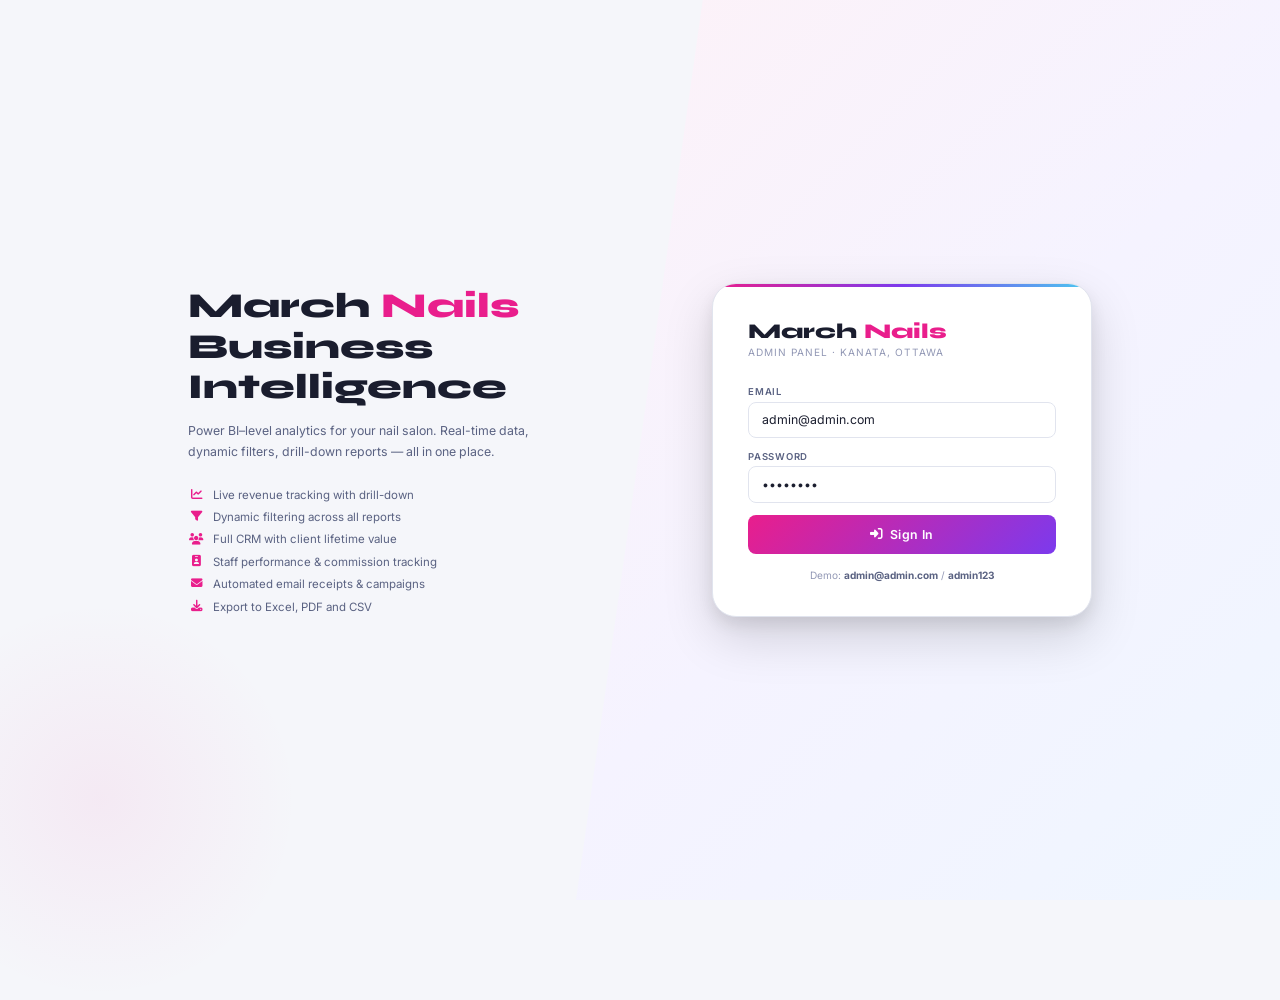
<file: index.html>
<!DOCTYPE html>
<html lang="en">
<head>
<meta charset="UTF-8">
<meta name="viewport" content="width=device-width, initial-scale=1.0">
<title>March Nails — Login</title>
<link href="https://fonts.googleapis.com/css2?family=Syne:wght@500;600;700;800&family=Inter:wght@300;400;500;600&display=swap" rel="stylesheet">
<link rel="stylesheet" href="https://cdnjs.cloudflare.com/ajax/libs/font-awesome/6.5.0/css/all.min.css">
<link rel="stylesheet" href="css/core.css">
<link rel="stylesheet" href="css/components.css">
<style>
body { display: flex; align-items: center; justify-content: center; min-height: 100vh; position: relative; overflow: hidden; }
body::before {
  content: '';
  position: absolute; top: 0; right: 0;
  width: 55%; height: 100%;
  background: linear-gradient(135deg, #FDF2F8 0%, #F5F3FF 50%, #EFF6FF 100%);
  clip-path: polygon(18% 0, 100% 0, 100% 100%, 0% 100%);
}
body::after {
  content: '';
  position: absolute; bottom: -100px; left: -100px;
  width: 400px; height: 400px;
  border-radius: 50%;
  background: radial-gradient(circle, rgba(233,30,140,.06) 0%, transparent 70%);
}
.login-wrap {
  position: relative; z-index: 1;
  display: flex; align-items: center; gap: 5rem;
  max-width: 960px; width: 100%; padding: 2rem;
}
.login-left { flex: 1; }
.login-tagline {
  font-family: var(--fontd); font-size: 2.5rem; font-weight: 800;
  color: var(--text); line-height: 1.15; margin-bottom: 1rem;
}
.login-tagline span { color: var(--pink); }
.login-desc { font-size: .88rem; color: var(--text2); line-height: 1.7; max-width: 360px; }
.login-features { margin-top: 1.75rem; display: flex; flex-direction: column; gap: .6rem; }
.login-feature {
  display: flex; align-items: center; gap: .65rem;
  font-size: .82rem; color: var(--text2);
}
.login-feature i { color: var(--pink); width: 16px; text-align: center; }
.login-card {
  background: var(--white);
  border: 1px solid var(--border);
  border-radius: var(--r-2xl);
  padding: 2.5rem;
  width: 380px; flex-shrink: 0;
  box-shadow: var(--sh-xl);
  position: relative; overflow: hidden;
}
.login-card::before {
  content: '';
  position: absolute; top: 0; left: 0; right: 0; height: 3px;
  background: linear-gradient(90deg, var(--pink), var(--violet), #4CC9F0);
}
.login-logo { font-family: var(--fontd); font-size: 1.5rem; font-weight: 800; margin-bottom: .2rem; }
.login-logo span { color: var(--pink); }
.login-sub { font-size: .72rem; color: var(--text3); letter-spacing: .1em; text-transform: uppercase; margin-bottom: 2rem; }
.login-label {
  display: block; font-size: .68rem; font-weight: 600;
  color: var(--text2); letter-spacing: .08em;
  text-transform: uppercase; margin-bottom: .3rem;
}
.login-input {
  width: 100%; padding: .7rem .9rem;
  border: 1.5px solid var(--border); border-radius: var(--r-sm);
  font-size: .88rem; color: var(--text); background: var(--white);
  outline: none; font-family: var(--font);
  transition: border-color .15s, box-shadow .15s;
  margin-bottom: .9rem;
}
.login-input:focus { border-color: var(--pink); box-shadow: 0 0 0 3px rgba(233,30,140,.08); }
.login-btn {
  width: 100%; padding: .85rem;
  background: linear-gradient(135deg, var(--pink), var(--violet));
  color: #fff; border: none; border-radius: var(--r-sm);
  font-size: .88rem; font-weight: 600; cursor: pointer;
  font-family: var(--font); letter-spacing: .04em;
  transition: opacity .15s, transform .1s;
  display: flex; align-items: center; justify-content: center; gap: .5rem;
}
.login-btn:hover { opacity: .9; transform: translateY(-1px); }
.login-btn:active { transform: translateY(0); }
.login-error {
  font-size: .75rem; color: var(--red);
  text-align: center; margin-top: .65rem; display: none;
  padding: .5rem; background: var(--red-bg);
  border: 1px solid var(--red-bd); border-radius: var(--r-sm);
}
.login-demo {
  text-align: center; margin-top: 1.1rem;
  font-size: .72rem; color: var(--text3);
}
.login-demo strong { color: var(--text2); }
@media (max-width: 720px) {
  .login-left { display: none; }
  .login-wrap { justify-content: center; }
  .login-card { width: 100%; max-width: 400px; }
}
</style>
</head>
<body>

<div class="login-wrap">
  <div class="login-left">
    <div class="login-tagline">March <span>Nails</span><br>Business Intelligence</div>
    <div class="login-desc">Power BI–level analytics for your nail salon. Real-time data, dynamic filters, drill-down reports — all in one place.</div>
    <div class="login-features">
      <div class="login-feature"><i class="fa-solid fa-chart-line"></i>Live revenue tracking with drill-down</div>
      <div class="login-feature"><i class="fa-solid fa-filter"></i>Dynamic filtering across all reports</div>
      <div class="login-feature"><i class="fa-solid fa-users"></i>Full CRM with client lifetime value</div>
      <div class="login-feature"><i class="fa-solid fa-id-badge"></i>Staff performance & commission tracking</div>
      <div class="login-feature"><i class="fa-solid fa-envelope"></i>Automated email receipts & campaigns</div>
      <div class="login-feature"><i class="fa-solid fa-download"></i>Export to Excel, PDF and CSV</div>
    </div>
  </div>

  <div class="login-card">
    <div class="login-logo">March <span>Nails</span></div>
    <div class="login-sub">Admin Panel · Kanata, Ottawa</div>
    <label class="login-label">Email</label>
    <input class="login-input" id="l-email" type="email" value="admin@admin.com" placeholder="admin@admin.com">
    <label class="login-label">Password</label>
    <input class="login-input" id="l-pass" type="password" value="admin123" placeholder="••••••••">
    <button class="login-btn" id="login-btn" onclick="doLogin()">
      <i class="fa-solid fa-right-to-bracket"></i>Sign In
    </button>
    <div class="login-error" id="l-err">Incorrect email or password</div>
    <div class="login-demo">Demo: <strong>admin@admin.com</strong> / <strong>admin123</strong></div>
  </div>
</div>

<div id="toast-container"></div>

<script src="js/utils.js"></script>
<script>
var ADMIN_PW = localStorage.getItem('mn_pw') || 'admin123';

document.getElementById('l-pass').addEventListener('keydown', function(e) {
  if (e.key === 'Enter') doLogin();
});

function doLogin() {
  var email = document.getElementById('l-email').value.trim();
  var pass  = document.getElementById('l-pass').value;
  var btn   = document.getElementById('login-btn');
  var err   = document.getElementById('l-err');

  btn.innerHTML = '<div class="spinner" style="width:16px;height:16px;border-width:2px;border-color:rgba(255,255,255,.3);border-top-color:#fff"></div> Signing in…';
  btn.disabled = true;

  setTimeout(function() {
    if (email === 'admin@admin.com' && pass === ADMIN_PW) {
      localStorage.setItem('mn_auth', '1');
      window.location.href = 'dashboard.html';
    } else {
      err.style.display = 'block';
      btn.innerHTML = '<i class="fa-solid fa-right-to-bracket"></i>Sign In';
      btn.disabled = false;
    }
  }, 600);
}

// Already logged in?
if (localStorage.getItem('mn_auth') === '1') {
  window.location.href = 'dashboard.html';
}
</script>
</body>
</html>
</file>
<file: css/core.css>
/* ═══════════════════════════════════════════════
   MARCH NAILS BI — CORE CSS
   ═══════════════════════════════════════════════ */

*, *::before, *::after { box-sizing: border-box; margin: 0; padding: 0; }

:root {
  /* Colors */
  --bg:         #F5F6FA;
  --white:      #FFFFFF;
  --s1:         #F0F1F6;
  --s2:         #E8EAF2;
  --border:     #E1E4EE;
  --border2:    #CDD0E0;

  /* Text */
  --text:       #1A1D2E;
  --text2:      #5A6282;
  --text3:      #9298B5;

  /* Brand */
  --pink:       #E91E8C;
  --pink2:      #C9184A;
  --pink-bg:    #FDF2F8;
  --pink-bd:    #F9A8D4;
  --violet:     #7C3AED;
  --violet-bg:  #F5F3FF;
  --violet-bd:  #C4B5FD;

  /* Status */
  --green:      #059669;
  --green-bg:   #ECFDF5;
  --green-bd:   #6EE7B7;
  --red:        #DC2626;
  --red-bg:     #FEF2F2;
  --red-bd:     #FCA5A5;
  --amber:      #D97706;
  --amber-bg:   #FFFBEB;
  --amber-bd:   #FCD34D;
  --blue:       #2563EB;
  --blue-bg:    #EFF6FF;
  --blue-bd:    #93C5FD;
  --teal:       #0891B2;
  --teal-bg:    #ECFEFF;
  --teal-bd:    #67E8F9;

  /* Typography */
  --font:       'Inter', system-ui, sans-serif;
  --fontd:      'Syne', system-ui, sans-serif;

  /* Shadows */
  --sh-sm:      0 1px 3px rgba(0,0,0,.06), 0 1px 2px rgba(0,0,0,.04);
  --sh-md:      0 4px 12px rgba(0,0,0,.08), 0 2px 4px rgba(0,0,0,.05);
  --sh-lg:      0 10px 30px rgba(0,0,0,.10), 0 4px 8px rgba(0,0,0,.06);
  --sh-xl:      0 20px 50px rgba(0,0,0,.15), 0 8px 16px rgba(0,0,0,.08);

  /* Radii */
  --r-xs:  4px;
  --r-sm:  8px;
  --r:     12px;
  --r-lg:  16px;
  --r-xl:  20px;
  --r-2xl: 24px;

  /* Layout */
  --sidebar-w: 220px;
  --topbar-h:  54px;
}

html { font-size: 14px; -webkit-font-smoothing: antialiased; }
body { font-family: var(--font); background: var(--bg); color: var(--text); min-height: 100vh; }
a { color: inherit; text-decoration: none; }
button { font-family: var(--font); cursor: pointer; border: none; outline: none; }
input, select, textarea { font-family: var(--font); }
img { display: block; max-width: 100%; }

/* Scrollbar */
::-webkit-scrollbar { width: 5px; height: 5px; }
::-webkit-scrollbar-track { background: var(--s1); }
::-webkit-scrollbar-thumb { background: var(--border2); border-radius: 4px; }
::-webkit-scrollbar-thumb:hover { background: var(--text3); }

/* ── APP LAYOUT ── */
.app-layout {
  display: flex;
  height: 100vh;
  overflow: hidden;
}

/* ── SIDEBAR ── */
.sidebar {
  width: var(--sidebar-w);
  flex-shrink: 0;
  background: var(--white);
  border-right: 1px solid var(--border);
  display: flex;
  flex-direction: column;
  height: 100vh;
  overflow: hidden;
  transition: transform .25s ease;
  z-index: 100;
}
.sidebar-brand {
  padding: 1.1rem 1rem .9rem;
  border-bottom: 1px solid var(--border);
  flex-shrink: 0;
}
.brand-name {
  font-family: var(--fontd);
  font-size: 1.05rem;
  font-weight: 800;
  color: var(--text);
  letter-spacing: -.01em;
}
.brand-name span { color: var(--pink); }
.brand-sub {
  font-size: .6rem;
  color: var(--text3);
  text-transform: uppercase;
  letter-spacing: .1em;
  margin-top: 1px;
}
.sidebar-nav { flex: 1; overflow-y: auto; padding: .5rem .6rem; }
.nav-section {
  font-size: .58rem;
  font-weight: 700;
  letter-spacing: .14em;
  text-transform: uppercase;
  color: var(--text3);
  padding: .75rem .5rem .28rem;
}
.nav-item {
  display: flex;
  align-items: center;
  gap: .55rem;
  padding: .55rem .7rem;
  border-radius: var(--r-sm);
  font-size: .8rem;
  font-weight: 500;
  color: var(--text2);
  cursor: pointer;
  transition: all .15s;
  margin-bottom: .05rem;
  user-select: none;
  text-decoration: none;
}
.nav-item:hover { background: var(--s1); color: var(--text); }
.nav-item.active { background: var(--pink-bg); color: var(--pink); font-weight: 600; }
.nav-item.active i { color: var(--pink); }
.nav-item i { width: 16px; text-align: center; font-size: .85rem; flex-shrink: 0; color: var(--text3); }
.nav-badge {
  margin-left: auto;
  background: var(--pink);
  color: #fff;
  font-size: .58rem;
  font-weight: 700;
  padding: .05rem .32rem;
  border-radius: 50px;
  min-width: 16px;
  text-align: center;
}
.nav-badge.amber { background: var(--amber); }
.sidebar-footer {
  padding: .8rem 1rem;
  border-top: 1px solid var(--border);
  flex-shrink: 0;
}
.user-info { display: flex; align-items: center; gap: .6rem; }
.user-avatar {
  width: 30px; height: 30px;
  border-radius: 50%;
  background: linear-gradient(135deg, var(--pink), var(--violet));
  display: flex; align-items: center; justify-content: center;
  font-size: .72rem; font-weight: 700; color: #fff; flex-shrink: 0;
}
.user-name { font-size: .8rem; font-weight: 600; }
.user-role { font-size: .63rem; color: var(--text3); }

/* ── MAIN AREA ── */
.main-area {
  flex: 1;
  display: flex;
  flex-direction: column;
  overflow: hidden;
  min-width: 0;
}

/* ── TOPBAR ── */
.topbar {
  background: var(--white);
  border-bottom: 1px solid var(--border);
  padding: 0 1.25rem;
  height: var(--topbar-h);
  display: flex;
  align-items: center;
  gap: .85rem;
  flex-shrink: 0;
  position: relative;
  z-index: 50;
}
.topbar-title {
  font-family: var(--fontd);
  font-size: .9rem;
  font-weight: 700;
  flex: 1;
  color: var(--text);
}
.topbar-right { display: flex; align-items: center; gap: .5rem; }
.topbar-date { font-size: .72rem; color: var(--text2); white-space: nowrap; }

/* ── PAGE CONTENT ── */
.page-content {
  flex: 1;
  overflow-y: auto;
  padding: 1.35rem;
}

/* ── FILTER BAR ── */
.filter-bar {
  background: var(--white);
  border: 1px solid var(--border);
  border-radius: var(--r);
  padding: .75rem 1rem;
  margin-bottom: 1rem;
  display: flex;
  align-items: center;
  gap: .75rem;
  flex-wrap: wrap;
  box-shadow: var(--sh-sm);
}
.filter-bar-label {
  font-size: .7rem;
  font-weight: 600;
  color: var(--text2);
  text-transform: uppercase;
  letter-spacing: .08em;
  white-space: nowrap;
}
.filter-group {
  display: flex;
  align-items: center;
  gap: .35rem;
  flex-wrap: wrap;
}
.filter-sep {
  width: 1px;
  height: 24px;
  background: var(--border);
  flex-shrink: 0;
}

/* Period pills */
.period-pill {
  padding: .28rem .7rem;
  border-radius: 50px;
  font-size: .72rem;
  font-weight: 500;
  cursor: pointer;
  border: 1.5px solid var(--border);
  background: var(--white);
  color: var(--text2);
  transition: all .15s;
  white-space: nowrap;
}
.period-pill:hover { border-color: var(--pink); color: var(--pink); }
.period-pill.active {
  background: var(--pink);
  border-color: var(--pink);
  color: #fff;
  font-weight: 600;
}

/* Filter selects */
.filter-select {
  padding: .3rem .65rem;
  border: 1.5px solid var(--border);
  border-radius: 50px;
  font-size: .75rem;
  color: var(--text);
  background: var(--white);
  outline: none;
  cursor: pointer;
  font-family: var(--font);
  transition: border-color .15s;
  min-width: 110px;
}
.filter-select:focus, .filter-select:hover { border-color: var(--pink); }

/* Date range */
.date-range-wrap {
  display: flex;
  align-items: center;
  gap: .35rem;
}
.date-input {
  padding: .28rem .65rem;
  border: 1.5px solid var(--border);
  border-radius: 50px;
  font-size: .72rem;
  color: var(--text);
  background: var(--white);
  outline: none;
  font-family: var(--font);
  transition: border-color .15s;
}
.date-input:focus { border-color: var(--pink); }
.date-range-sep { font-size: .75rem; color: var(--text3); }

/* Comparison toggle */
.compare-toggle {
  display: flex;
  align-items: center;
  gap: .4rem;
  padding: .28rem .7rem;
  border: 1.5px solid var(--border);
  border-radius: 50px;
  font-size: .72rem;
  font-weight: 500;
  cursor: pointer;
  background: var(--white);
  color: var(--text2);
  transition: all .15s;
}
.compare-toggle.active { border-color: var(--violet); background: var(--violet-bg); color: var(--violet); }
.compare-toggle i { font-size: .75rem; }

/* ── PAGE HEADER ── */
.page-header {
  display: flex;
  align-items: flex-start;
  justify-content: space-between;
  margin-bottom: 1.1rem;
  flex-wrap: wrap;
  gap: .75rem;
}
.page-header h1 {
  font-family: var(--fontd);
  font-size: 1.25rem;
  font-weight: 700;
  color: var(--text);
  margin-bottom: 3px;
}
.page-header p { font-size: .76rem; color: var(--text2); }
.page-actions { display: flex; gap: .4rem; flex-wrap: wrap; }

/* ── GRID SYSTEM ── */
.grid { display: grid; gap: 1rem; }
.grid-2 { grid-template-columns: 1fr 1fr; }
.grid-3 { grid-template-columns: 1fr 1fr 1fr; }
.grid-4 { grid-template-columns: repeat(4, 1fr); }
.grid-5 { grid-template-columns: repeat(5, 1fr); }
.grid-6 { grid-template-columns: repeat(6, 1fr); }
.grid-3-1 { grid-template-columns: 3fr 1fr; }
.grid-2-1 { grid-template-columns: 2fr 1fr; }
.grid-1-2 { grid-template-columns: 1fr 2fr; }
.mb-1 { margin-bottom: 1rem; }
.mb-sm { margin-bottom: .5rem; }

/* ── RESPONSIVE ── */
@media (max-width: 1200px) {
  .grid-6 { grid-template-columns: repeat(3, 1fr); }
  .grid-5 { grid-template-columns: repeat(3, 1fr); }
}
@media (max-width: 980px) {
  .sidebar {
    position: fixed;
    left: 0; top: 0; bottom: 0;
    transform: translateX(-100%);
  }
  .sidebar.open { transform: none; box-shadow: var(--sh-xl); }
  .grid-4, .grid-3, .grid-2 { grid-template-columns: 1fr 1fr; }
  .grid-3-1, .grid-2-1, .grid-1-2 { grid-template-columns: 1fr; }
}
@media (max-width: 600px) {
  .grid-4, .grid-3, .grid-2, .grid-6, .grid-5 { grid-template-columns: 1fr; }
  .page-content { padding: .85rem; }
}
</file>
<file: css/components.css>
/* ═══════════════════════════════════════════════
   MARCH NAILS BI — COMPONENTS CSS
   ═══════════════════════════════════════════════ */

/* ── BUTTONS ── */
.btn {
  display: inline-flex; align-items: center; gap: .4rem;
  padding: .45rem 1rem;
  border: 1.5px solid var(--border);
  border-radius: 50px;
  font-size: .75rem; font-weight: 500;
  cursor: pointer; background: var(--white); color: var(--text);
  transition: all .15s; font-family: var(--font);
  white-space: nowrap;
}
.btn:hover { border-color: var(--pink); color: var(--pink); background: var(--pink-bg); }
.btn-primary { background: var(--pink); border-color: var(--pink); color: #fff; font-weight: 600; }
.btn-primary:hover { background: var(--pink2); border-color: var(--pink2); color: #fff; transform: translateY(-1px); }
.btn-secondary { background: var(--violet-bg); border-color: var(--violet-bd); color: var(--violet); }
.btn-secondary:hover { background: var(--violet); color: #fff; border-color: var(--violet); }
.btn-ghost { border-color: transparent; background: transparent; }
.btn-ghost:hover { background: var(--s1); border-color: var(--border); }
.btn-danger { background: var(--red-bg); border-color: var(--red-bd); color: var(--red); }
.btn-danger:hover { background: var(--red); color: #fff; border-color: var(--red); }
.btn-sm { padding: .28rem .7rem; font-size: .7rem; }
.btn-xs { padding: .18rem .5rem; font-size: .65rem; }
.btn-icon { width: 30px; height: 30px; padding: 0; justify-content: center; border-radius: var(--r-sm); }
.btn i { font-size: .8rem; }

/* Export button group */
.export-group { display: flex; gap: .3rem; }
.export-btn {
  padding: .3rem .65rem;
  border: 1.5px solid var(--border);
  border-radius: var(--r-sm);
  font-size: .68rem; font-weight: 600;
  cursor: pointer; background: var(--white);
  transition: all .15s; font-family: var(--font);
  display: flex; align-items: center; gap: .3rem;
}
.export-btn.excel { color: #217346; }
.export-btn.excel:hover { background: #217346; color: #fff; border-color: #217346; }
.export-btn.pdf { color: #DC2626; }
.export-btn.pdf:hover { background: #DC2626; color: #fff; border-color: #DC2626; }
.export-btn.csv { color: #0891B2; }
.export-btn.csv:hover { background: #0891B2; color: #fff; border-color: #0891B2; }

/* ── CARD ── */
.card {
  background: var(--white);
  border: 1px solid var(--border);
  border-radius: var(--r);
  padding: 1.1rem;
  box-shadow: var(--sh-sm);
  transition: box-shadow .15s;
}
.card:hover { box-shadow: var(--sh-md); }
.card-header {
  display: flex; align-items: flex-start;
  justify-content: space-between;
  margin-bottom: .9rem; gap: .5rem; flex-wrap: wrap;
}
.card-title {
  font-family: var(--fontd);
  font-size: .85rem; font-weight: 700; color: var(--text);
}
.card-subtitle { font-size: .68rem; color: var(--text3); margin-top: 1px; }
.card-actions { display: flex; gap: .35rem; align-items: center; flex-wrap: wrap; }

/* ── KPI CARD ── */
.kpi-card {
  background: var(--white);
  border: 1px solid var(--border);
  border-radius: var(--r);
  padding: 1rem 1.1rem;
  box-shadow: var(--sh-sm);
  position: relative;
  overflow: hidden;
  transition: all .2s;
  cursor: default;
}
.kpi-card::before {
  content: '';
  position: absolute; top: 0; left: 0; right: 0; height: 3px;
  background: var(--kpi-color, var(--pink));
}
.kpi-card:hover { box-shadow: var(--sh-md); transform: translateY(-2px); }
.kpi-top {
  display: flex; align-items: flex-start;
  justify-content: space-between; margin-bottom: .6rem;
}
.kpi-icon {
  width: 38px; height: 38px; border-radius: var(--r-sm);
  display: flex; align-items: center; justify-content: center;
  font-size: .95rem; flex-shrink: 0;
}
.kpi-delta {
  font-size: .68rem; font-weight: 600;
  display: inline-flex; align-items: center; gap: 2px;
  padding: .15rem .5rem; border-radius: 50px;
}
.delta-up { background: var(--green-bg); color: var(--green); }
.delta-down { background: var(--red-bg); color: var(--red); }
.delta-flat { background: var(--s1); color: var(--text3); }
.kpi-value {
  font-family: var(--fontd);
  font-size: 1.65rem; font-weight: 700; color: var(--text);
  line-height: 1; margin-bottom: 3px;
  transition: all .3s;
}
.kpi-label { font-size: .72rem; color: var(--text2); margin-bottom: .25rem; }
.kpi-compare { font-size: .68rem; color: var(--text3); }

/* Comparison bar under KPI */
.kpi-compare-bar {
  height: 3px;
  background: var(--s1);
  border-radius: 3px;
  overflow: hidden;
  margin-top: .5rem;
}
.kpi-compare-bar-fill {
  height: 100%;
  border-radius: 3px;
  background: var(--kpi-color, var(--pink));
  transition: width .6s ease;
}

/* ── BADGES ── */
.badge {
  display: inline-flex; align-items: center;
  font-size: .65rem; font-weight: 600;
  padding: .15rem .5rem; border-radius: 50px;
  white-space: nowrap;
}
.badge-pink    { background: var(--pink-bg);   color: var(--pink);   border: 1px solid var(--pink-bd); }
.badge-green   { background: var(--green-bg);  color: var(--green);  border: 1px solid var(--green-bd); }
.badge-amber   { background: var(--amber-bg);  color: var(--amber);  border: 1px solid var(--amber-bd); }
.badge-red     { background: var(--red-bg);    color: var(--red);    border: 1px solid var(--red-bd); }
.badge-blue    { background: var(--blue-bg);   color: var(--blue);   border: 1px solid var(--blue-bd); }
.badge-violet  { background: var(--violet-bg); color: var(--violet); border: 1px solid var(--violet-bd); }
.badge-teal    { background: var(--teal-bg);   color: var(--teal);   border: 1px solid var(--teal-bd); }
.badge-gray    { background: var(--s1);        color: var(--text2);  border: 1px solid var(--border); }
.badge-gold    { background: #FFFBEB; color: #92400E; border: 1px solid #FCD34D; }

/* Status badges */
.status { display: inline-flex; align-items: center; font-size: .65rem; font-weight: 600; padding: .15rem .5rem; border-radius: 50px; }
.status-confirmed  { background: var(--blue-bg);   color: var(--blue);   border: 1px solid var(--blue-bd); }
.status-pending    { background: var(--amber-bg);  color: var(--amber);  border: 1px solid var(--amber-bd); }
.status-completed  { background: var(--green-bg);  color: var(--green);  border: 1px solid var(--green-bd); }
.status-cancelled  { background: var(--s1);        color: var(--text3);  border: 1px solid var(--border); }
.status-noshow     { background: var(--red-bg);    color: var(--red);    border: 1px solid var(--red-bd); }
.status-paid       { background: var(--green-bg);  color: var(--green);  border: 1px solid var(--green-bd); }
.status-unpaid     { background: var(--amber-bg);  color: var(--amber);  border: 1px solid var(--amber-bd); }

/* ── TABLE ── */
.table-wrap { overflow-x: auto; }
.data-table { width: 100%; border-collapse: collapse; }
.data-table thead th {
  font-size: .63rem; font-weight: 700;
  letter-spacing: .08em; text-transform: uppercase;
  color: var(--text3); padding: .55rem .75rem;
  text-align: left; border-bottom: 2px solid var(--border);
  background: var(--bg); white-space: nowrap;
  cursor: pointer; user-select: none;
  transition: color .15s;
}
.data-table thead th:hover { color: var(--pink); }
.data-table thead th.sort-asc::after  { content: ' ↑'; color: var(--pink); }
.data-table thead th.sort-desc::after { content: ' ↓'; color: var(--pink); }
.data-table tbody td {
  font-size: .8rem; padding: .65rem .75rem;
  border-bottom: 1px solid var(--s1); vertical-align: middle;
  color: var(--text);
}
.data-table tbody tr:last-child td { border-bottom: none; }
.data-table tbody tr { transition: background .1s; cursor: pointer; }
.data-table tbody tr:hover td { background: var(--bg); }
.data-table tbody tr.selected td { background: var(--pink-bg); }
.td-num { font-weight: 600; font-family: var(--fontd); }
.td-pos { color: var(--green); font-weight: 600; }
.td-neg { color: var(--red); font-weight: 600; }
.td-muted { color: var(--text2); }
.td-sm { font-size: .7rem; color: var(--text3); }

/* Search + table controls */
.table-controls {
  display: flex; align-items: center; gap: .6rem;
  margin-bottom: .75rem; flex-wrap: wrap;
}
.search-box {
  position: relative; flex: 1; min-width: 160px;
}
.search-box input {
  width: 100%; padding: .38rem .75rem .38rem 1.9rem;
  border: 1.5px solid var(--border); border-radius: 50px;
  font-size: .78rem; color: var(--text); background: var(--white);
  outline: none; font-family: var(--font);
  transition: border-color .15s;
}
.search-box input:focus { border-color: var(--pink); }
.search-box i {
  position: absolute; left: .65rem; top: 50%;
  transform: translateY(-50%); color: var(--text3); font-size: .8rem;
}
.table-info { font-size: .72rem; color: var(--text3); margin-left: auto; white-space: nowrap; }

/* Pagination */
.pagination {
  display: flex; align-items: center; gap: .3rem;
  margin-top: .85rem; justify-content: flex-end;
}
.page-btn {
  width: 28px; height: 28px; border-radius: var(--r-sm);
  border: 1.5px solid var(--border); background: var(--white);
  font-size: .75rem; cursor: pointer; display: flex;
  align-items: center; justify-content: center;
  color: var(--text2); transition: all .15s; font-family: var(--font);
}
.page-btn:hover { border-color: var(--pink); color: var(--pink); }
.page-btn.active { background: var(--pink); border-color: var(--pink); color: #fff; font-weight: 600; }
.page-btn:disabled { opacity: .4; cursor: not-allowed; }

/* ── FORM ELEMENTS ── */
.form-row { display: grid; grid-template-columns: 1fr 1fr; gap: .75rem; margin-bottom: .75rem; }
.form-group { display: flex; flex-direction: column; gap: .3rem; }
.form-label {
  font-size: .65rem; font-weight: 600;
  color: var(--text2); letter-spacing: .08em; text-transform: uppercase;
}
.form-input {
  padding: .6rem .85rem; border: 1.5px solid var(--border);
  border-radius: var(--r-sm); font-size: .82rem; color: var(--text);
  background: var(--white); outline: none; font-family: var(--font);
  transition: border-color .15s, box-shadow .15s; width: 100%;
}
.form-input:focus { border-color: var(--pink); box-shadow: 0 0 0 3px rgba(233,30,140,.08); }
.form-select {
  padding: .6rem .85rem; border: 1.5px solid var(--border);
  border-radius: var(--r-sm); font-size: .82rem; color: var(--text);
  background: var(--white); outline: none; font-family: var(--font); width: 100%;
}
.form-textarea {
  padding: .6rem .85rem; border: 1.5px solid var(--border);
  border-radius: var(--r-sm); font-size: .82rem; color: var(--text);
  background: var(--white); outline: none; font-family: var(--font);
  width: 100%; resize: vertical; min-height: 80px;
}
.form-textarea:focus { border-color: var(--pink); }

/* Switch */
.switch { position: relative; width: 34px; height: 20px; flex-shrink: 0; }
.switch input { opacity: 0; width: 0; height: 0; }
.switch-slider {
  position: absolute; inset: 0;
  background: var(--border2); border-radius: 50px;
  cursor: pointer; transition: .2s;
}
.switch-slider::before {
  content: ''; position: absolute;
  height: 16px; width: 16px; left: 2px; bottom: 2px;
  background: #fff; border-radius: 50%; transition: .2s;
  box-shadow: 0 1px 3px rgba(0,0,0,.2);
}
.switch input:checked + .switch-slider { background: var(--pink); }
.switch input:checked + .switch-slider::before { transform: translateX(14px); }

/* ── AVATAR ── */
.avatar {
  border-radius: 50%; display: flex; align-items: center;
  justify-content: center; font-weight: 700; color: #fff;
  flex-shrink: 0; background: linear-gradient(135deg, var(--pink), var(--violet));
}
.avatar-xs { width: 20px; height: 20px; font-size: .58rem; }
.avatar-sm { width: 26px; height: 26px; font-size: .68rem; }
.avatar-md { width: 34px; height: 34px; font-size: .82rem; }
.avatar-lg { width: 44px; height: 44px; font-size: 1rem; }
.avatar-xl { width: 56px; height: 56px; font-size: 1.2rem; }
.avatar-violet { background: linear-gradient(135deg, #7C3AED, #4F46E5); }
.avatar-teal   { background: linear-gradient(135deg, #06B6D4, #0284C7); }
.avatar-amber  { background: linear-gradient(135deg, #D97706, #B45309); }
.avatar-red    { background: linear-gradient(135deg, #EF4444, #DC2626); }
.avatar-green  { background: linear-gradient(135deg, #059669, #065F46); }

/* ── PROGRESS ── */
.progress { height: 6px; background: var(--s1); border-radius: 6px; overflow: hidden; }
.progress-bar { height: 100%; border-radius: 6px; transition: width .6s ease; }
.progress-sm { height: 4px; }
.progress-lg { height: 8px; }

/* ── ALERTS ── */
.alert {
  display: flex; align-items: flex-start; gap: .65rem;
  padding: .75rem .9rem; border-radius: var(--r-sm);
  margin-bottom: .5rem; border: 1px solid; font-size: .8rem;
}
.alert-body { flex: 1; }
.alert-time { font-size: .65rem; color: var(--text3); white-space: nowrap; }
.alert-red    { background: var(--red-bg);   border-color: var(--red-bd);   }
.alert-red    i { color: var(--red); }
.alert-amber  { background: var(--amber-bg); border-color: var(--amber-bd); }
.alert-amber  i { color: var(--amber); }
.alert-blue   { background: var(--blue-bg);  border-color: var(--blue-bd);  }
.alert-blue   i { color: var(--blue); }
.alert-green  { background: var(--green-bg); border-color: var(--green-bd); }
.alert-green  i { color: var(--green); }
.alert-pink   { background: var(--pink-bg);  border-color: var(--pink-bd);  }
.alert-pink   i { color: var(--pink); }

/* ── SEPARATOR ── */
.sep { height: 1px; background: var(--border); margin: .9rem 0; }

/* ── TOAST ── */
#toast-container {
  position: fixed; bottom: 1.1rem; right: 1.1rem;
  z-index: 9999; display: flex; flex-direction: column; gap: .4rem;
  pointer-events: none;
}
.toast {
  background: var(--white); border: 1px solid var(--border);
  border-radius: var(--r); padding: .75rem 1rem;
  font-size: .8rem; display: flex; align-items: center; gap: .6rem;
  box-shadow: var(--sh-lg); animation: toastIn .22s ease;
  max-width: 300px; pointer-events: auto; color: var(--text);
}
.toast-success { border-color: var(--green-bd); background: var(--green-bg); }
.toast-error   { border-color: var(--red-bd);   background: var(--red-bg); }
.toast-info    { border-color: var(--blue-bd);  background: var(--blue-bg); }
.toast-warning { border-color: var(--amber-bd); background: var(--amber-bg); }
@keyframes toastIn { from { transform: translateX(110%); opacity: 0; } to { transform: none; opacity: 1; } }

/* ── MODAL ── */
.modal-overlay {
  position: fixed; inset: 0;
  background: rgba(0,0,0,.45); backdrop-filter: blur(2px);
  z-index: 500; display: flex; align-items: center;
  justify-content: center; padding: 1rem;
}
.modal {
  background: var(--white);
  border-radius: var(--r-xl);
  padding: 1.75rem;
  width: 100%; max-width: 520px;
  max-height: 90vh; overflow-y: auto;
  box-shadow: var(--sh-xl);
}
.modal-lg { max-width: 780px; }
.modal-xl { max-width: 1000px; }
.modal-header {
  display: flex; align-items: center;
  justify-content: space-between; margin-bottom: 1.25rem;
}
.modal-title { font-family: var(--fontd); font-size: 1rem; font-weight: 700; }
.modal-close {
  width: 28px; height: 28px; border-radius: 50%;
  background: var(--s1); display: flex; align-items: center;
  justify-content: center; cursor: pointer; font-size: 1rem;
  color: var(--text2); border: none; transition: all .15s;
}
.modal-close:hover { background: var(--red-bg); color: var(--red); }

/* ── TIMELINE ── */
.timeline { display: flex; flex-direction: column; }
.timeline-item { display: flex; gap: .75rem; padding-bottom: .85rem; position: relative; }
.timeline-item:not(:last-child)::after {
  content: ''; position: absolute;
  left: 10px; top: 22px; bottom: 0;
  width: 1px; background: var(--border);
}
.timeline-dot {
  width: 21px; height: 21px; border-radius: 50%;
  flex-shrink: 0; display: flex; align-items: center;
  justify-content: center; font-size: .6rem; color: #fff; z-index: 1;
  border: 2px solid var(--white); box-shadow: 0 0 0 1.5px var(--border);
}
.timeline-body { flex: 1; padding-top: 2px; }
.timeline-title { font-size: .8rem; font-weight: 500; margin-bottom: 1px; }
.timeline-meta  { font-size: .68rem; color: var(--text2); }

/* ── DRILL-DOWN BREADCRUMB ── */
.drill-breadcrumb {
  display: flex; align-items: center; gap: .35rem;
  margin-bottom: .75rem; flex-wrap: wrap;
}
.drill-crumb {
  font-size: .75rem; color: var(--text2);
  cursor: pointer; transition: color .15s;
}
.drill-crumb:hover { color: var(--pink); }
.drill-crumb.active { color: var(--text); font-weight: 600; cursor: default; }
.drill-sep { color: var(--text3); font-size: .7rem; }
.drill-back {
  display: inline-flex; align-items: center; gap: .3rem;
  font-size: .73rem; color: var(--pink); cursor: pointer;
  padding: .25rem .65rem; border: 1.5px solid var(--pink-bd);
  border-radius: 50px; background: var(--pink-bg);
  transition: all .15s;
}
.drill-back:hover { background: var(--pink); color: #fff; }

/* ── EMPTY STATE ── */
.empty-state {
  text-align: center; padding: 3rem 1.5rem; color: var(--text3);
}
.empty-state i { font-size: 2.5rem; margin-bottom: .75rem; opacity: .4; display: block; }
.empty-state h3 { font-family: var(--fontd); font-size: .9rem; color: var(--text2); margin-bottom: .35rem; }
.empty-state p { font-size: .78rem; }

/* ── LOADING SKELETON ── */
.skeleton {
  background: linear-gradient(90deg, var(--s1) 25%, var(--s2) 50%, var(--s1) 75%);
  background-size: 200% 100%;
  animation: shimmer 1.5s infinite;
  border-radius: var(--r-sm);
}
@keyframes shimmer { 0% { background-position: 200% 0; } 100% { background-position: -200% 0; } }
.sk-line { height: 12px; margin-bottom: 8px; }
.sk-line-sm { height: 8px; }
.sk-rect { height: 40px; }

/* ── RANK LIST ── */
.rank-item { display: flex; align-items: center; gap: .65rem; padding: .55rem 0; border-bottom: 1px solid var(--s1); }
.rank-item:last-child { border-bottom: none; }
.rank-num {
  width: 20px; height: 20px; border-radius: 50%;
  background: var(--s1); display: flex; align-items: center;
  justify-content: center; font-size: .62rem; font-weight: 700;
  color: var(--text2); flex-shrink: 0;
}
.rank-num.gold   { background: linear-gradient(135deg, #F8B500, #FF6B00); color: #fff; }
.rank-num.silver { background: linear-gradient(135deg, #C0C0C0, #888); color: #fff; }
.rank-num.bronze { background: linear-gradient(135deg, #CD7F32, #8B4513); color: #fff; }
.rank-body { flex: 1; min-width: 0; }
.rank-name { font-size: .8rem; font-weight: 500; margin-bottom: 1px; }
.rank-meta { font-size: .68rem; color: var(--text2); }
.rank-value { font-size: .85rem; font-weight: 700; color: var(--pink); font-family: var(--fontd); white-space: nowrap; }

/* ── HEATMAP ── */
.heatmap-grid { display: grid; gap: 3px; }
.heatmap-cell {
  border-radius: 3px; cursor: pointer;
  transition: transform .1s, opacity .1s;
  aspect-ratio: 1;
}
.heatmap-cell:hover { transform: scale(1.15); opacity: .85; }
.heat-0  { background: var(--s1); }
.heat-1  { background: rgba(233,30,140,.15); }
.heat-2  { background: rgba(233,30,140,.30); }
.heat-3  { background: rgba(233,30,140,.50); }
.heat-4  { background: rgba(233,30,140,.70); }
.heat-5  { background: rgba(233,30,140,.90); }

/* ── LOADING SPINNER ── */
.loading {
  display: flex; align-items: center; justify-content: center;
  gap: .5rem; padding: 2rem; color: var(--text3); font-size: .8rem;
}
.spinner {
  width: 20px; height: 20px;
  border: 2.5px solid var(--border);
  border-top-color: var(--pink);
  border-radius: 50%;
  animation: spin .7s linear infinite;
}
@keyframes spin { to { transform: rotate(360deg); } }

/* ── CONNECTION BANNER ── */
#conn-banner {
  position: fixed; top: 0; left: 0; right: 0; z-index: 9999;
  padding: .6rem 1.25rem;
  display: flex; align-items: center; gap: .65rem;
  font-size: .8rem; font-family: var(--font);
  border-bottom: 2px solid;
}
#conn-banner.success {
  background: var(--green-bg); border-color: var(--green-bd); color: #065F46;
}
#conn-banner.error {
  background: var(--red-bg); border-color: var(--red-bd); color: #991B1B;
}
#conn-banner.warning {
  background: var(--amber-bg); border-color: var(--amber-bd); color: #92400E;
}
#conn-banner .banner-close {
  margin-left: auto; cursor: pointer; opacity: .6; font-size: 1.1rem; flex-shrink: 0;
}

/* ── REPORT TABS (shared) ── */
.report-tabs {
  display: flex; gap: .3rem; background: var(--s1);
  border-radius: 50px; padding: .2rem; margin-bottom: 1rem;
  flex-wrap: wrap;
}
.report-tab {
  padding: .35rem .9rem; border-radius: 50px;
  font-size: .75rem; font-weight: 500; cursor: pointer;
  color: var(--text2); border: none; background: transparent;
  font-family: var(--font); transition: all .15s;
  display: inline-flex; align-items: center; gap: .35rem;
}
.report-tab:hover { color: var(--pink); }
.report-tab.active {
  background: var(--white); color: var(--pink);
  font-weight: 600; box-shadow: var(--sh-sm);
}
</file>
